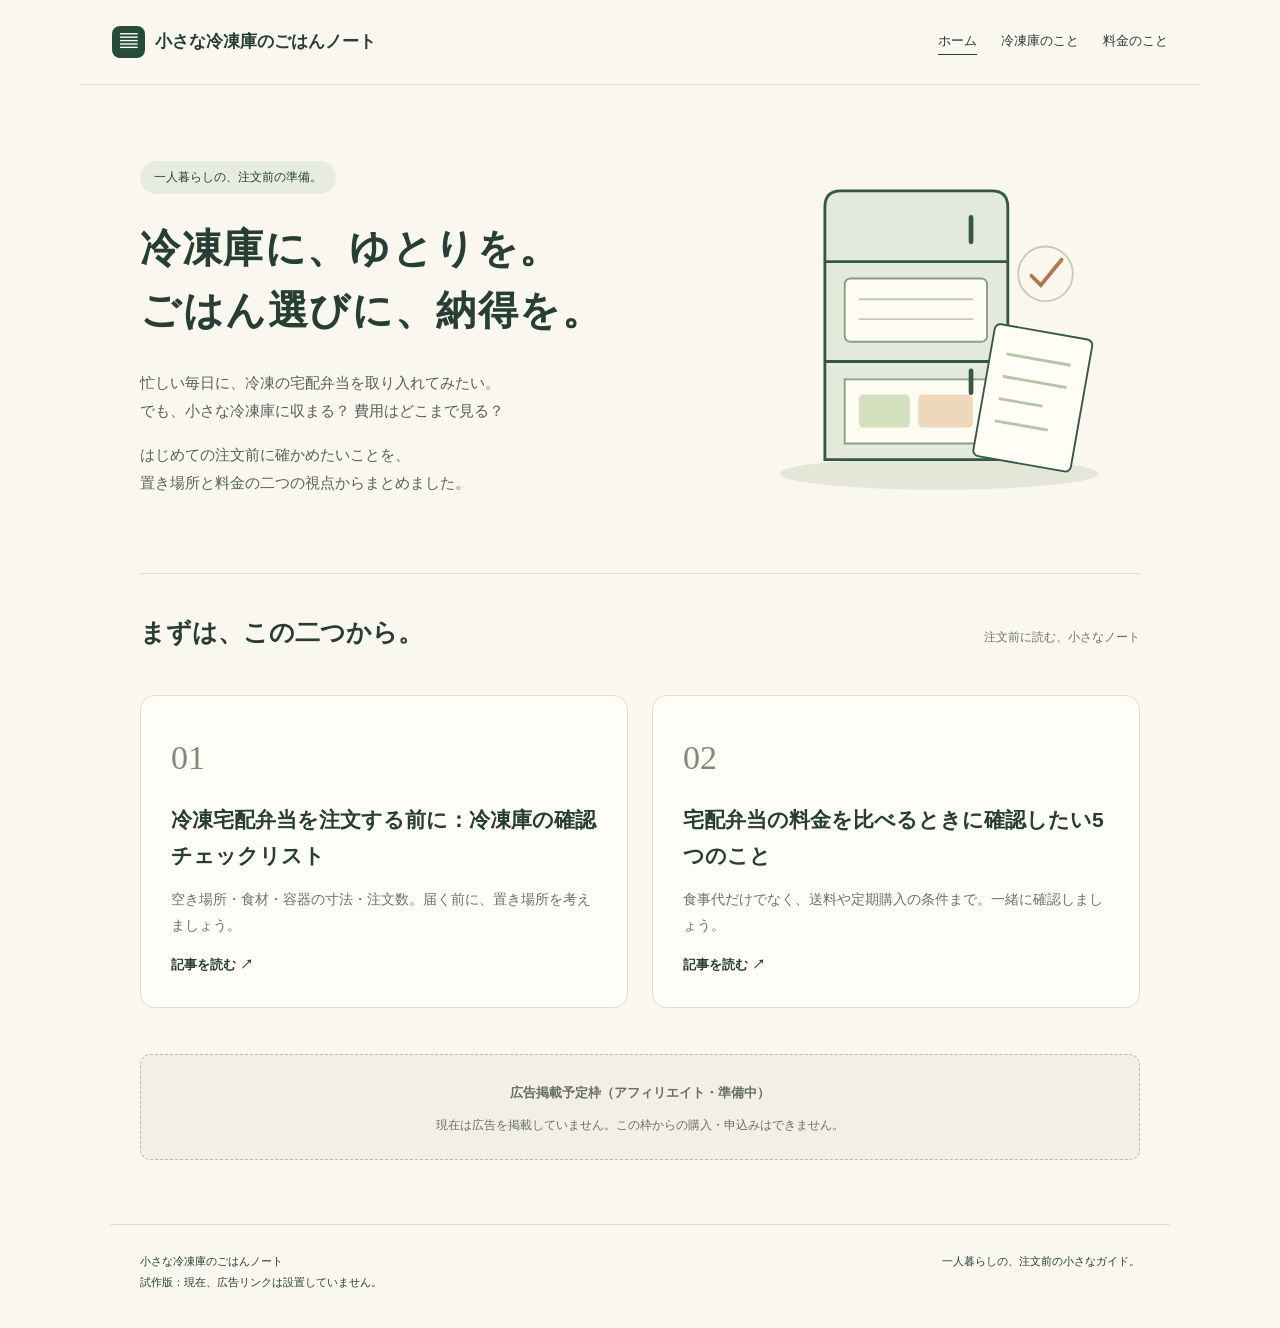
<file: index.html>
<!doctype html><html lang="ja"><head><meta charset="utf-8"><meta name="viewport" content="width=device-width, initial-scale=1"><title>ホーム｜小さな冷凍庫のごはんノート</title><meta name="description" content="一人暮らしの冷凍宅配弁当。注文前に、冷凍庫の空き場所と料金の条件を確認するための小さなガイド。"><meta name="robots" content="noindex,nofollow"><!-- Search Console verification meta tag can be added here after public-launch approval. No verification configured. --><!-- GA4 can be added here after privacy review and measurement-ID selection. No analytics loaded. --><link rel="stylesheet" href="style.css"></head><body><a class="skip" href="#main">本文へ移動</a><header><a class="brand" href="index.html"><span aria-hidden="true">▤</span>小さな冷凍庫のごはんノート</a><nav aria-label="メインナビゲーション"><a href="index.html" aria-current="page">ホーム</a><a href="freezer.html">冷凍庫のこと</a><a href="cost.html">料金のこと</a></nav></header><main id="main"><div class="hero"><div><span class="pill">一人暮らしの、注文前の準備。</span><h1>冷凍庫に、ゆとりを。<br>ごはん選びに、納得を。</h1><p>忙しい毎日に、冷凍の宅配弁当を取り入れてみたい。<br>でも、小さな冷凍庫に収まる？ 費用はどこまで見る？</p><p>はじめての注文前に確かめたいことを、<br>置き場所と料金の二つの視点からまとめました。</p></div><svg viewBox="0 0 400 350" role="img" aria-label="小さな冷凍庫と、寸法を確認するノートのイラスト"><ellipse cx="204" cy="320" rx="169" ry="17" fill="#e4e7d7"/><path d="M83 37Q83 20 100 20H260Q277 20 277 37V305H83Z" fill="#e4eadb" stroke="#345943" stroke-width="3"/><path d="M83 95H277M83 201H277" stroke="#345943" stroke-width="3"/><rect x="104" y="113" width="151" height="67" rx="6" fill="#fdfbf2" stroke="#8d9d80" stroke-width="2"/><path d="M119 135H240M119 156H240" stroke="#c0cbb3" stroke-width="2"/><path d="M104 220H255V288H104Z" fill="#fdfbf2" stroke="#8d9d80" stroke-width="2"/><rect x="119" y="236" width="54" height="35" rx="5" fill="#d4dfbe"/><rect x="182" y="236" width="58" height="35" rx="5" fill="#eed7ba"/><path d="M238 48V74M238 211V234" stroke="#345943" stroke-width="5" stroke-linecap="round"/><g transform="rotate(10 300 245)"><rect x="250" y="168" width="105" height="142" rx="6" fill="#fffdf6" stroke="#345943" stroke-width="2"/><path d="M267 198h69M267 222h69M267 246h47M267 270h57" stroke="#b6c4a7" stroke-width="3"/></g><path d="m302 110 10 10 22-27" fill="none" stroke="#b1784f" stroke-width="4" stroke-linecap="round"/><circle cx="317" cy="108" r="29" fill="none" stroke="#c6cdb5" stroke-width="2"/></svg></div><section class="intro" aria-labelledby="guides"><div class="sectionhead"><h2 id="guides">まずは、この二つから。</h2><p>注文前に読む、小さなノート</p></div><div class="cards"><a class="card" href="freezer.html"><span class="number">01</span><h3>冷凍宅配弁当を注文する前に：冷凍庫の確認チェックリスト</h3><p>空き場所・食材・容器の寸法・注文数。届く前に、置き場所を考えましょう。</p><span class="read">記事を読む <span aria-hidden="true">↗</span></span></a><a class="card" href="cost.html"><span class="number">02</span><h3>宅配弁当の料金を比べるときに確認したい5つのこと</h3><p>食事代だけでなく、送料や定期購入の条件まで。一緒に確認しましょう。</p><span class="read">記事を読む <span aria-hidden="true">↗</span></span></a></div></section><aside class="ad" aria-label="広告の掲載予定枠"><strong>広告掲載予定枠（アフィリエイト・準備中）</strong><p>現在は広告を掲載していません。この枠からの購入・申込みはできません。</p></aside></main><footer class="footer"><p>小さな冷凍庫のごはんノート<br>試作版：現在、広告リンクは設置していません。</p><p>一人暮らしの、注文前の小さなガイド。</p></footer></body></html>
</file>
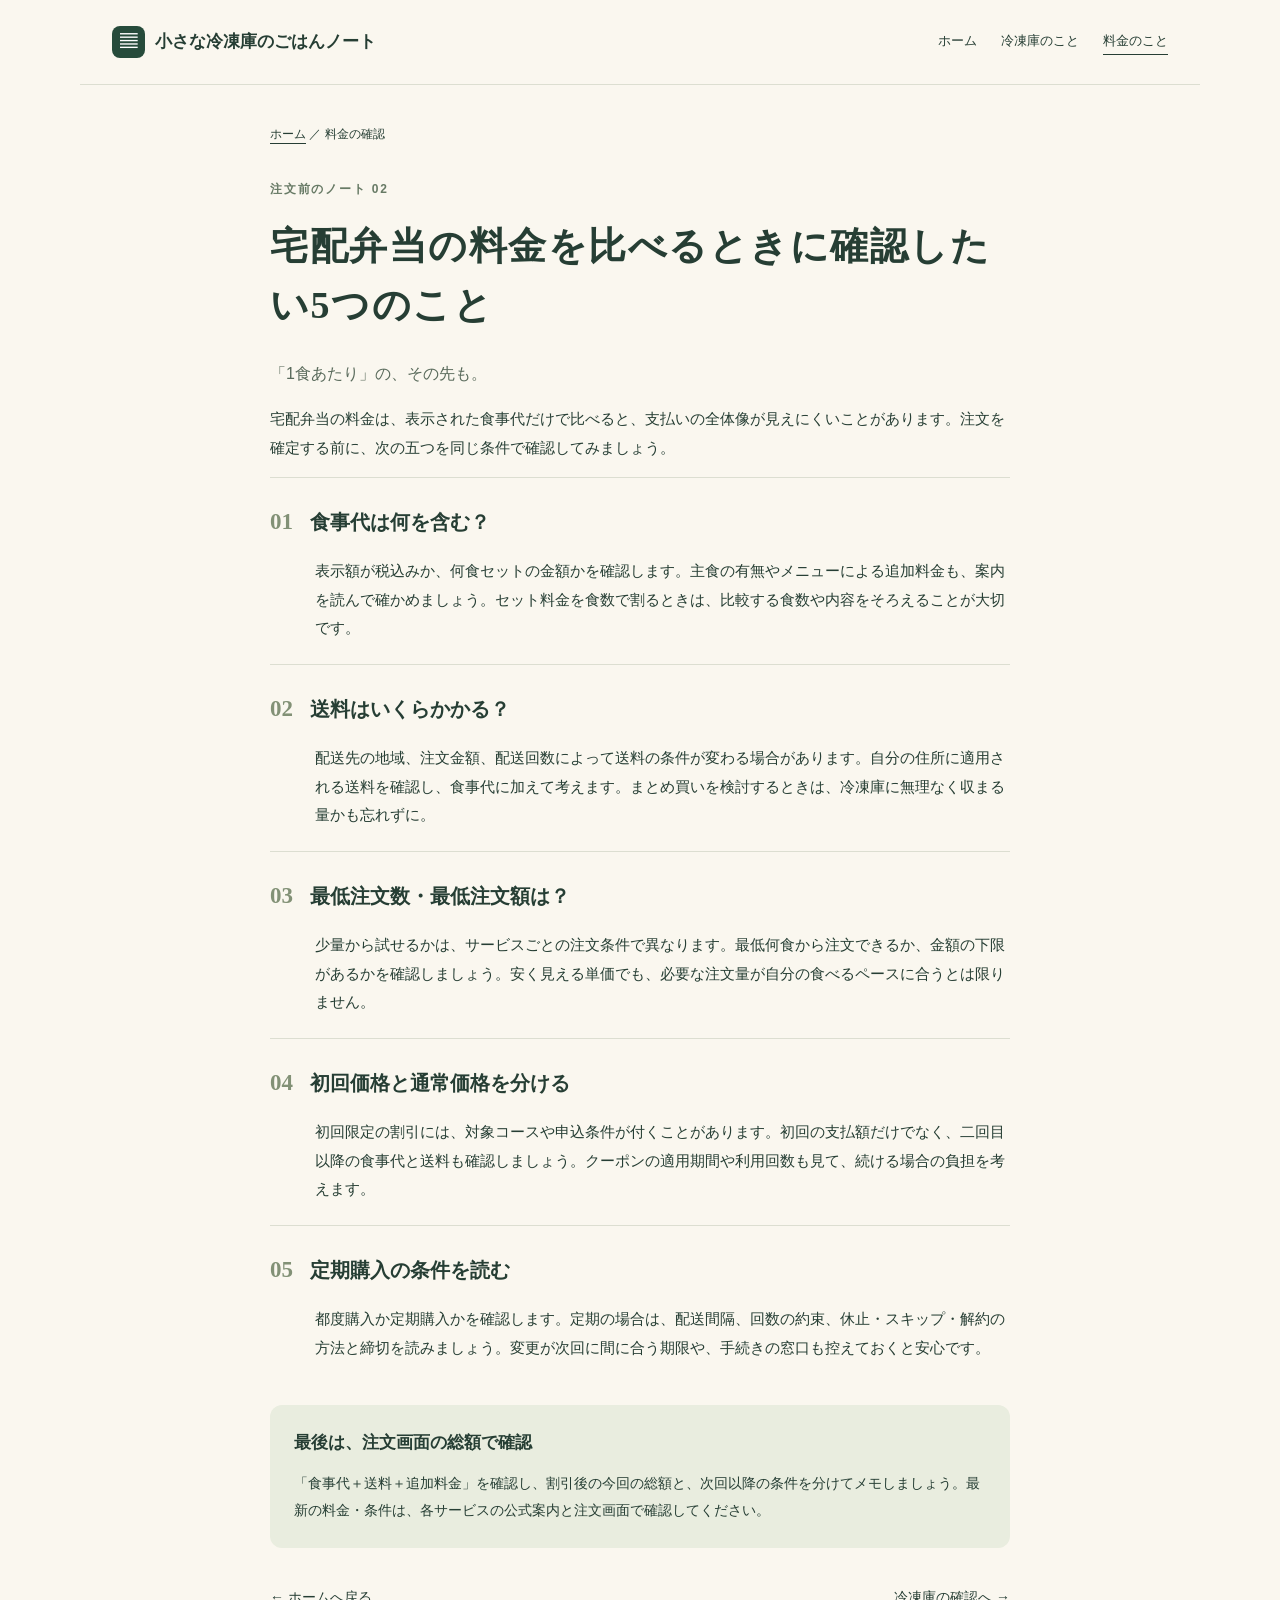
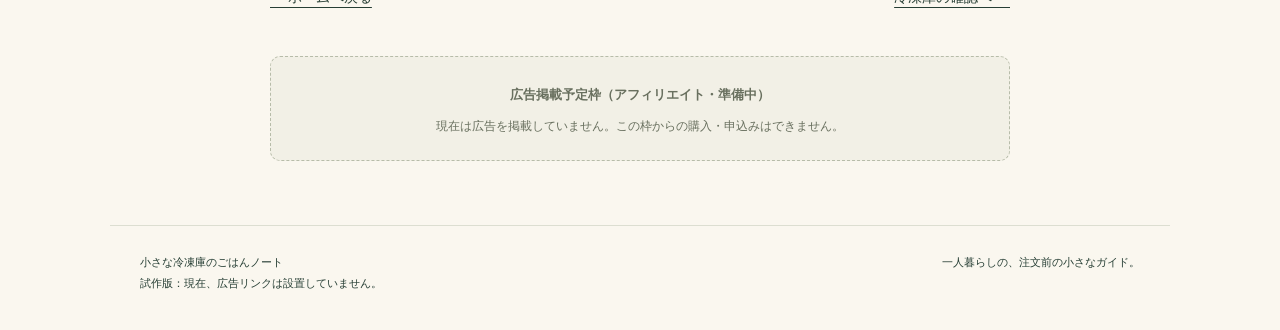
<file: cost.html>
<!doctype html><html lang="ja"><head><meta charset="utf-8"><meta name="viewport" content="width=device-width, initial-scale=1"><title>宅配弁当の料金を比べるときに確認したい5つのこと｜小さな冷凍庫のごはんノート</title><meta name="description" content="一人暮らしの冷凍宅配弁当。注文前に、冷凍庫の空き場所と料金の条件を確認するための小さなガイド。"><meta name="robots" content="noindex,nofollow"><!-- Search Console verification meta tag can be added here after public-launch approval. No verification configured. --><!-- GA4 can be added here after privacy review and measurement-ID selection. No analytics loaded. --><link rel="stylesheet" href="style.css"></head><body><a class="skip" href="#main">本文へ移動</a><header><a class="brand" href="index.html"><span aria-hidden="true">▤</span>小さな冷凍庫のごはんノート</a><nav aria-label="メインナビゲーション"><a href="index.html">ホーム</a><a href="freezer.html">冷凍庫のこと</a><a href="cost.html" aria-current="page">料金のこと</a></nav></header><main id="main" class="article"><div class="crumb"><a href="index.html">ホーム</a> ／ 料金の確認</div><div class="eyebrow">注文前のノート 02</div><h1>宅配弁当の料金を比べるときに確認したい5つのこと</h1><p class="lead">「1食あたり」の、その先も。</p><div class="article-body"><p>宅配弁当の料金は、表示された食事代だけで比べると、支払いの全体像が見えにくいことがあります。注文を確定する前に、次の五つを同じ条件で確認してみましょう。</p><section><h2><span>01</span>食事代は何を含む？</h2><p>表示額が税込みか、何食セットの金額かを確認します。主食の有無やメニューによる追加料金も、案内を読んで確かめましょう。セット料金を食数で割るときは、比較する食数や内容をそろえることが大切です。</p></section><section><h2><span>02</span>送料はいくらかかる？</h2><p>配送先の地域、注文金額、配送回数によって送料の条件が変わる場合があります。自分の住所に適用される送料を確認し、食事代に加えて考えます。まとめ買いを検討するときは、冷凍庫に無理なく収まる量かも忘れずに。</p></section><section><h2><span>03</span>最低注文数・最低注文額は？</h2><p>少量から試せるかは、サービスごとの注文条件で異なります。最低何食から注文できるか、金額の下限があるかを確認しましょう。安く見える単価でも、必要な注文量が自分の食べるペースに合うとは限りません。</p></section><section><h2><span>04</span>初回価格と通常価格を分ける</h2><p>初回限定の割引には、対象コースや申込条件が付くことがあります。初回の支払額だけでなく、二回目以降の食事代と送料も確認しましょう。クーポンの適用期間や利用回数も見て、続ける場合の負担を考えます。</p></section><section><h2><span>05</span>定期購入の条件を読む</h2><p>都度購入か定期購入かを確認します。定期の場合は、配送間隔、回数の約束、休止・スキップ・解約の方法と締切を読みましょう。変更が次回に間に合う期限や、手続きの窓口も控えておくと安心です。</p></section><div class="note"><h2>最後は、注文画面の総額で確認</h2><p>「食事代＋送料＋追加料金」を確認し、割引後の今回の総額と、次回以降の条件を分けてメモしましょう。最新の料金・条件は、各サービスの公式案内と注文画面で確認してください。</p></div></div><div class="related"><a href="index.html">← ホームへ戻る</a><a href="freezer.html">冷凍庫の確認へ →</a></div><aside class="ad" aria-label="広告の掲載予定枠"><strong>広告掲載予定枠（アフィリエイト・準備中）</strong><p>現在は広告を掲載していません。この枠からの購入・申込みはできません。</p></aside></main><footer class="footer"><p>小さな冷凍庫のごはんノート<br>試作版：現在、広告リンクは設置していません。</p><p>一人暮らしの、注文前の小さなガイド。</p></footer></body></html>
</file>
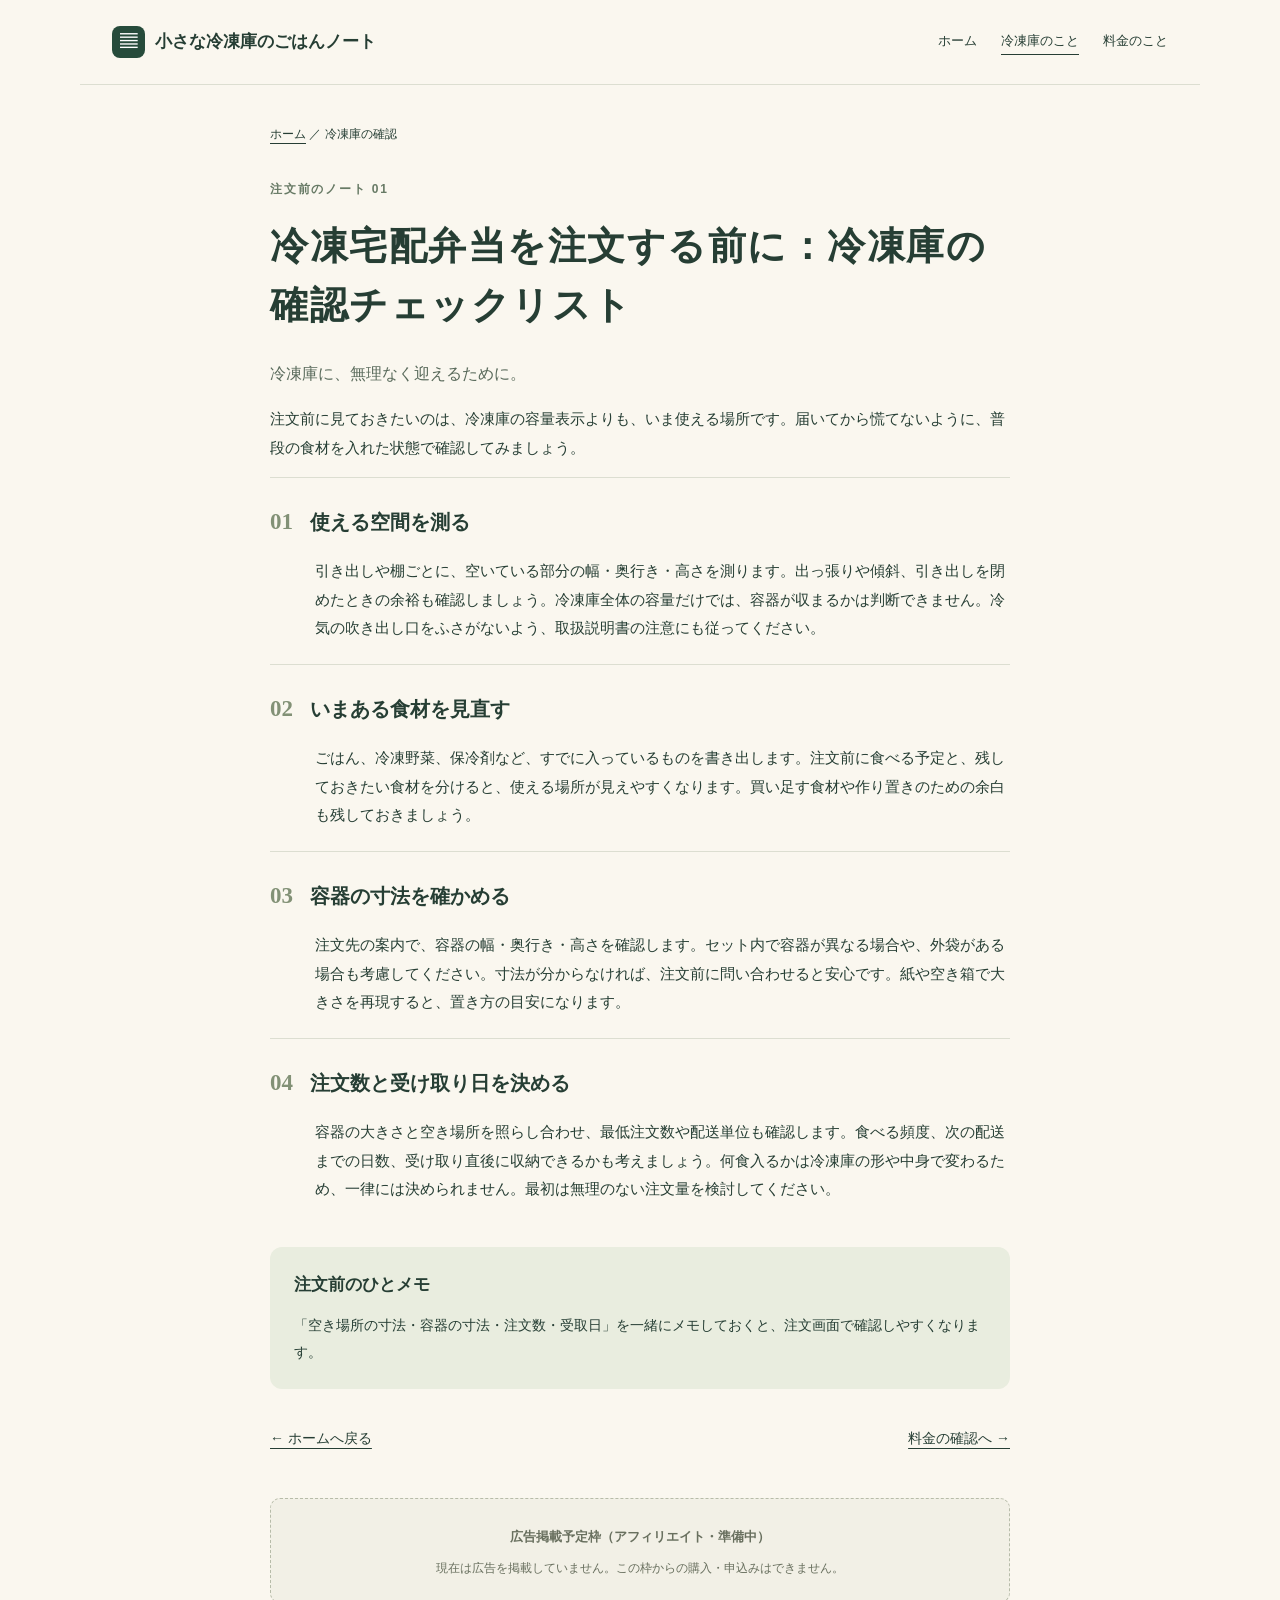
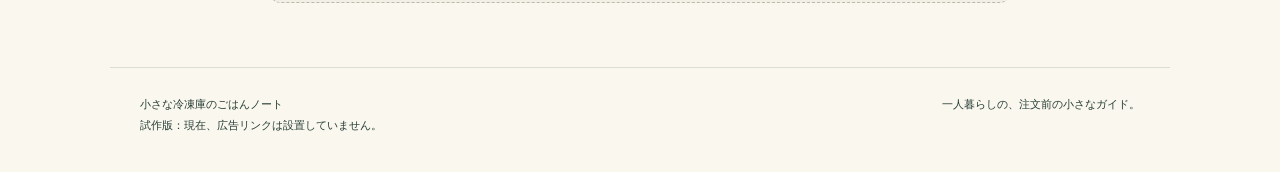
<file: freezer.html>
<!doctype html><html lang="ja"><head><meta charset="utf-8"><meta name="viewport" content="width=device-width, initial-scale=1"><title>冷凍宅配弁当を注文する前に：冷凍庫の確認チェックリスト｜小さな冷凍庫のごはんノート</title><meta name="description" content="一人暮らしの冷凍宅配弁当。注文前に、冷凍庫の空き場所と料金の条件を確認するための小さなガイド。"><meta name="robots" content="noindex,nofollow"><!-- Search Console verification meta tag can be added here after public-launch approval. No verification configured. --><!-- GA4 can be added here after privacy review and measurement-ID selection. No analytics loaded. --><link rel="stylesheet" href="style.css"></head><body><a class="skip" href="#main">本文へ移動</a><header><a class="brand" href="index.html"><span aria-hidden="true">▤</span>小さな冷凍庫のごはんノート</a><nav aria-label="メインナビゲーション"><a href="index.html">ホーム</a><a href="freezer.html" aria-current="page">冷凍庫のこと</a><a href="cost.html">料金のこと</a></nav></header><main id="main" class="article"><div class="crumb"><a href="index.html">ホーム</a> ／ 冷凍庫の確認</div><div class="eyebrow">注文前のノート 01</div><h1>冷凍宅配弁当を注文する前に：冷凍庫の確認チェックリスト</h1><p class="lead">冷凍庫に、無理なく迎えるために。</p><div class="article-body"><p>注文前に見ておきたいのは、冷凍庫の容量表示よりも、いま使える場所です。届いてから慌てないように、普段の食材を入れた状態で確認してみましょう。</p><section><h2><span>01</span>使える空間を測る</h2><p>引き出しや棚ごとに、空いている部分の幅・奥行き・高さを測ります。出っ張りや傾斜、引き出しを閉めたときの余裕も確認しましょう。冷凍庫全体の容量だけでは、容器が収まるかは判断できません。冷気の吹き出し口をふさがないよう、取扱説明書の注意にも従ってください。</p></section><section><h2><span>02</span>いまある食材を見直す</h2><p>ごはん、冷凍野菜、保冷剤など、すでに入っているものを書き出します。注文前に食べる予定と、残しておきたい食材を分けると、使える場所が見えやすくなります。買い足す食材や作り置きのための余白も残しておきましょう。</p></section><section><h2><span>03</span>容器の寸法を確かめる</h2><p>注文先の案内で、容器の幅・奥行き・高さを確認します。セット内で容器が異なる場合や、外袋がある場合も考慮してください。寸法が分からなければ、注文前に問い合わせると安心です。紙や空き箱で大きさを再現すると、置き方の目安になります。</p></section><section><h2><span>04</span>注文数と受け取り日を決める</h2><p>容器の大きさと空き場所を照らし合わせ、最低注文数や配送単位も確認します。食べる頻度、次の配送までの日数、受け取り直後に収納できるかも考えましょう。何食入るかは冷凍庫の形や中身で変わるため、一律には決められません。最初は無理のない注文量を検討してください。</p></section><div class="note"><h2>注文前のひとメモ</h2><p>「空き場所の寸法・容器の寸法・注文数・受取日」を一緒にメモしておくと、注文画面で確認しやすくなります。</p></div></div><div class="related"><a href="index.html">← ホームへ戻る</a><a href="cost.html">料金の確認へ →</a></div><aside class="ad" aria-label="広告の掲載予定枠"><strong>広告掲載予定枠（アフィリエイト・準備中）</strong><p>現在は広告を掲載していません。この枠からの購入・申込みはできません。</p></aside></main><footer class="footer"><p>小さな冷凍庫のごはんノート<br>試作版：現在、広告リンクは設置していません。</p><p>一人暮らしの、注文前の小さなガイド。</p></footer></body></html>
</file>
<file: style.css>
*{box-sizing:border-box}html{scroll-behavior:smooth}body{margin:0;background:#faf7ef;color:#263e34;font-family:"Hiragino Kaku Gothic ProN","Yu Gothic",Meiryo,sans-serif;line-height:1.9}a{color:inherit;text-underline-offset:5px}a:focus-visible{outline:3px solid #b86b47;outline-offset:5px}header{max-width:1120px;margin:auto;padding:26px 32px;display:flex;align-items:center;justify-content:space-between;gap:20px;border-bottom:1px solid #dcded1}.brand{text-decoration:none;font-size:17px;font-weight:700}.brand span{display:inline-block;background:#264b3b;color:#fff;border-radius:8px;margin-right:10px;padding:0 8px}nav{display:flex;gap:24px;font-size:13px}nav a{text-decoration:none}nav a[aria-current=page]{border-bottom:1px solid}main{max-width:1060px;margin:auto;padding:64px 30px}.eyebrow{font-size:12px;letter-spacing:.15em;color:#677a65;font-weight:700}h1,h2,h3,p{margin-top:0}h1{font-family:"Hiragino Mincho ProN","Yu Mincho",serif;font-weight:600;line-height:1.55;letter-spacing:.04em;font-size:clamp(30px,4.6vw,52px)}h2{font-size:25px;line-height:1.6}p{font-size:15px}.hero{display:grid;grid-template-columns:1.3fr 1fr;align-items:center;gap:56px;padding:12px 0 60px}.hero h1{font-size:clamp(30px,3.4vw,40px)}.hero p{max-width:490px;color:#536258}.hero svg{width:100%;max-height:330px}.pill{display:inline-block;font-size:12px;background:#e8ecdf;padding:5px 14px;border-radius:30px;margin-bottom:24px}.intro{border-top:1px solid #dcded1;padding-top:38px}.sectionhead{display:flex;align-items:baseline;justify-content:space-between;gap:15px;margin-bottom:22px}.sectionhead p{font-size:12px;color:#6a786c}.cards{display:grid;grid-template-columns:1fr 1fr;gap:24px}.card{padding:30px;background:#fffdf7;border:1px solid #dddfd0;border-radius:14px;text-decoration:none;display:flex;flex-direction:column;transition:transform .18s,border-color .18s}.card:hover{transform:translateY(-3px);border-color:#66816a}.number{font-family:Georgia,serif;color:#7b8d70;font-size:34px}.card h3{font-size:21px;line-height:1.7;margin:12px 0}.card p{color:#687366;font-size:14px}.read{font-size:13px;margin-top:auto;font-weight:700}.ad{margin-top:46px;border:1px dashed #b7bca9;border-radius:10px;padding:22px;text-align:center;color:#69705f;background:#f2f0e6}.ad strong{font-size:13px}.ad p{font-size:12px;margin:6px 0 0}.notice{font-size:12px;color:#6c7367}.footer{max-width:1060px;margin:auto;border-top:1px solid #dcded1;padding:26px 30px 36px;display:flex;justify-content:space-between;gap:20px}.footer p{font-size:11px;margin:0}.article{max-width:800px;padding-top:38px}.crumb{font-size:12px;margin-bottom:32px}.article h1{font-size:clamp(27px,3.6vw,38px);margin:16px 0 24px}.lead{font-size:16px;color:#596a5b}.article section{border-top:1px solid #dcded1;padding:26px 0 6px}.article section h2{font-size:20px;display:flex;gap:17px;align-items:baseline}.article section h2 span{font-family:Georgia,serif;font-size:23px;color:#829176}.article section p{padding-left:45px}.note{background:#e9eddf;border-radius:12px;padding:24px;margin:22px 0}.note h2{font-size:17px}.note p{font-size:14px;margin:0}.related{margin-top:36px;font-size:14px;display:flex;justify-content:space-between;gap:20px}.skip{position:absolute;left:12px;top:-80px}.skip:focus{top:8px;background:white;z-index:2}@media(max-width:650px){header{padding:20px;display:block}.brand{font-size:14px}nav{margin-top:16px;gap:22px}main{padding:38px 22px}.hero{grid-template-columns:1fr;gap:12px;padding-bottom:36px}.hero svg{height:230px}.hero h1{font-size:30px}.cards{grid-template-columns:1fr}.sectionhead{display:block}.card{padding:24px}.footer{display:block;padding:22px}.footer p+p{margin-top:8px}.article section p{padding-left:0}.related{flex-direction:column}.article h1{font-size:28px}}@media(prefers-reduced-motion:reduce){*{scroll-behavior:auto!important;transition:none!important}}
</file>
